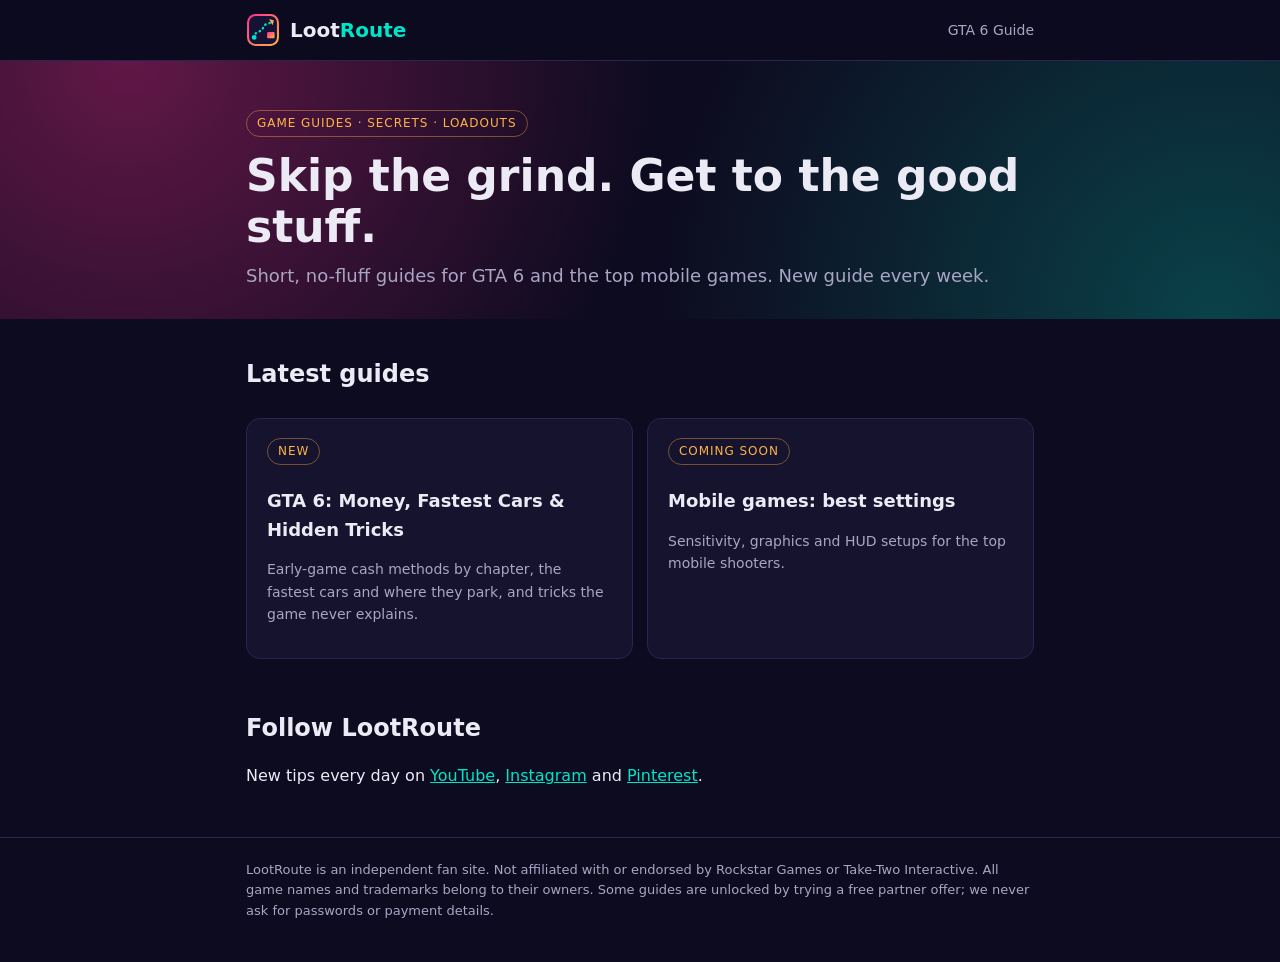
<file: index.html>
<!doctype html>
<html lang="en">
<head>
<meta charset="utf-8">
<meta name="viewport" content="width=device-width,initial-scale=1">
<title>LootRoute – Game Guides, Secrets & Best Loadouts</title>
<meta name="description" content="Short, clear game guides: GTA 6 money tips, fastest cars, hidden tricks and more. New guides every week.">
<link rel="stylesheet" href="/assets/style.css">
<link rel="icon" href="data:image/svg+xml,%3Csvg xmlns='http://www.w3.org/2000/svg' viewBox='0 0 100 100'%3E%3Crect x='6' y='6' width='88' height='88' rx='22' fill='%23151233' stroke='%23ff2e93' stroke-width='6'/%3E%3Ccircle cx='28' cy='70' r='8' fill='%2300e5c7'/%3E%3Cpath d='M66 20l16 4-5 15z' fill='%23ffb347'/%3E%3C/svg%3E">
</head>
<body>
<header><div class="wrap">
<a class="brand" href="/"><svg viewBox="0 0 100 100"><defs><linearGradient id="g" x1="0" y1="0" x2="1" y2="1"><stop offset="0" stop-color="#ff2e93"/><stop offset="1" stop-color="#ffb347"/></linearGradient></defs><rect x="6" y="6" width="88" height="88" rx="22" fill="#151233" stroke="url(#g)" stroke-width="6"/><path d="M24 72 C 24 52, 46 58, 50 44 S 70 30, 76 28" fill="none" stroke="#00e5c7" stroke-width="7" stroke-linecap="round" stroke-dasharray="1 12"/><circle cx="24" cy="72" r="7" fill="#00e5c7"/><path d="M68 18 l14 4 l-4 14 z" fill="#ffb347"/><rect x="62" y="56" width="22" height="18" rx="3" fill="url(#g)"/></svg><span>Loot<b>Route</b></span></a>
<nav><a href="/gta6/">GTA 6 Guide</a></nav>
</div></header>

<section class="hero"><div class="wrap">
<span class="tag">Game guides · secrets · loadouts</span>
<h1>Skip the grind. Get to the good stuff.</h1>
<p class="lead">Short, no-fluff guides for GTA 6 and the top mobile games. New guide every week.</p>
</div></section>

<main class="wrap">
<h2>Latest guides</h2>
<div class="grid">
<a class="card" href="/gta6/"><span class="tag">New</span><h3>GTA 6: Money, Fastest Cars & Hidden Tricks</h3><p class="note">Early-game cash methods by chapter, the fastest cars and where they park, and tricks the game never explains.</p></a>
<div class="card"><span class="tag">Coming soon</span><h3>Mobile games: best settings</h3><p class="note">Sensitivity, graphics and HUD setups for the top mobile shooters.</p></div>
</div>

<h2>Follow LootRoute</h2>
<p>New tips every day on <a href="https://www.youtube.com/@LootRouteGuides">YouTube</a>, <a href="https://www.instagram.com/lootrouteguides/">Instagram</a> and <a href="https://www.pinterest.com/lootrouteguides/">Pinterest</a>.</p>
</main>

<footer><div class="wrap">
LootRoute is an independent fan site. Not affiliated with or endorsed by Rockstar Games or Take-Two Interactive. All game names and trademarks belong to their owners. Some guides are unlocked by trying a free partner offer; we never ask for passwords or payment details.
</div></footer>
</body>
</html>
</file>
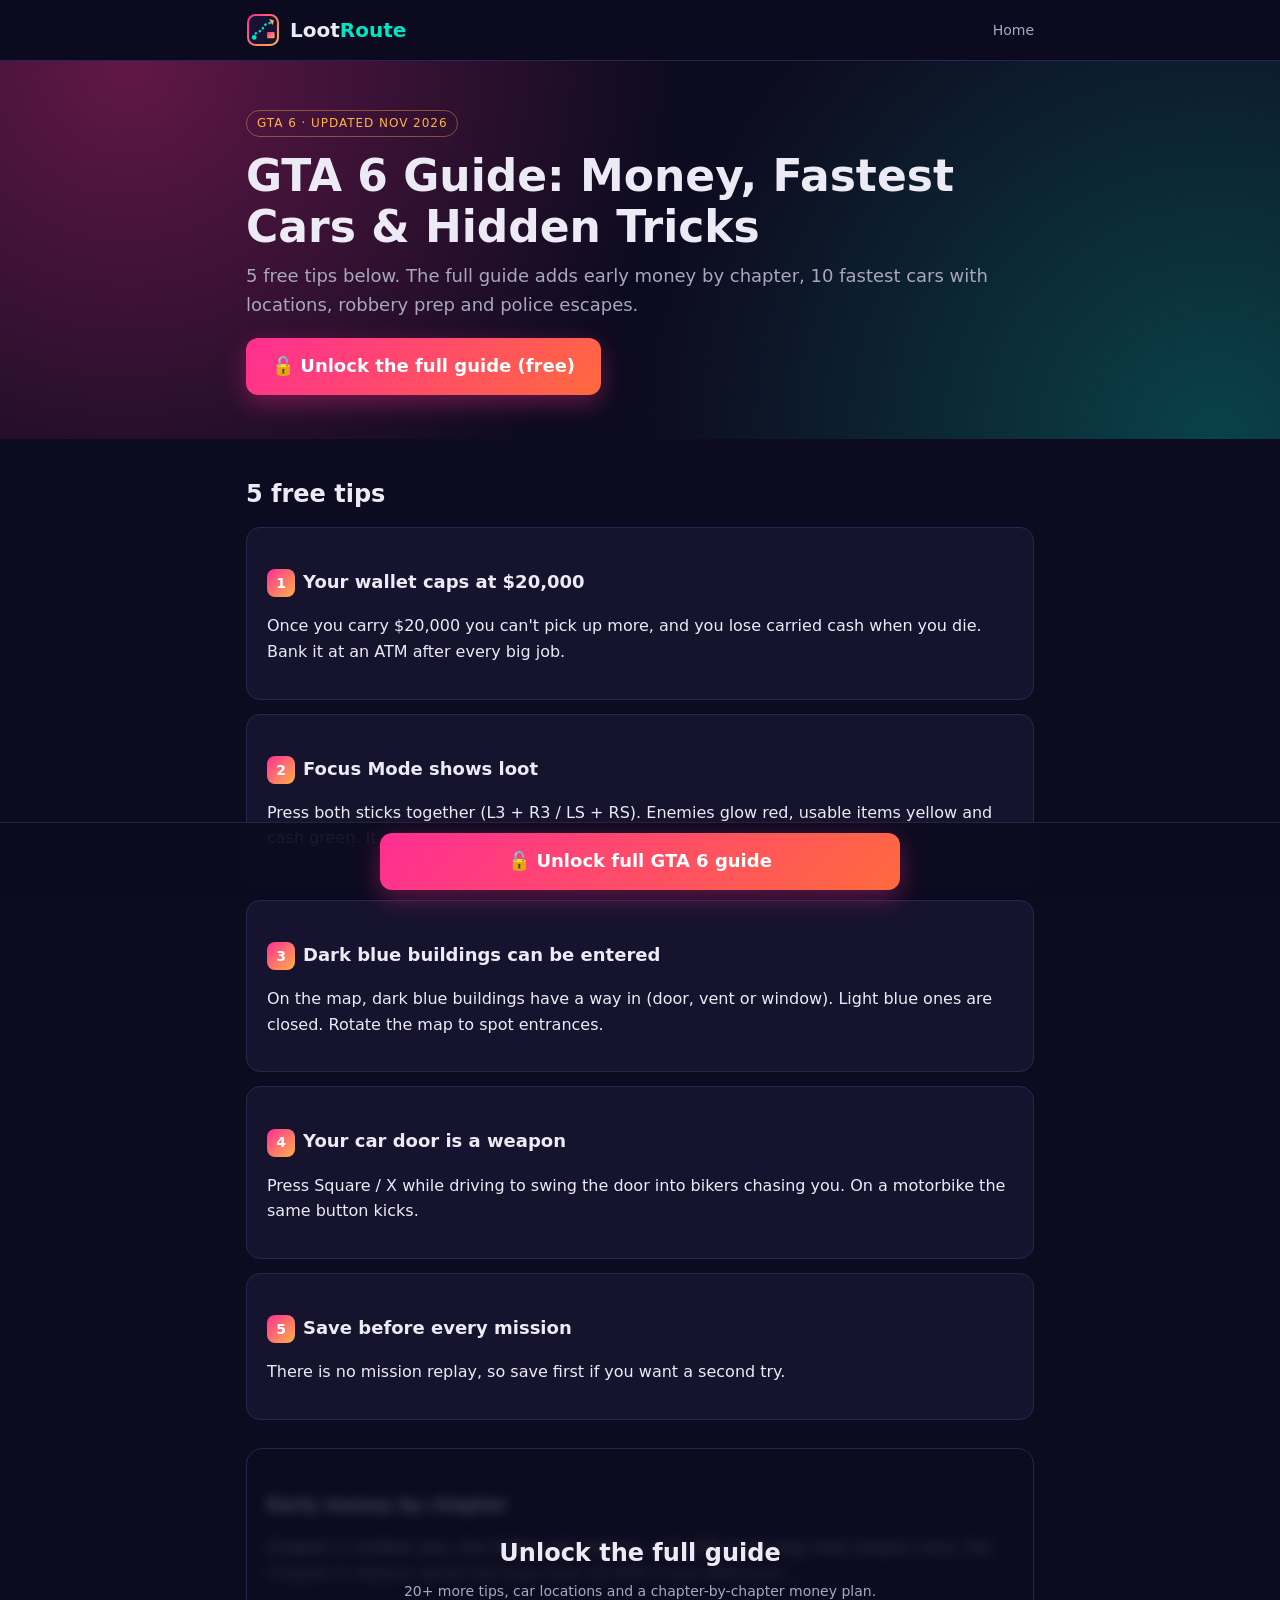
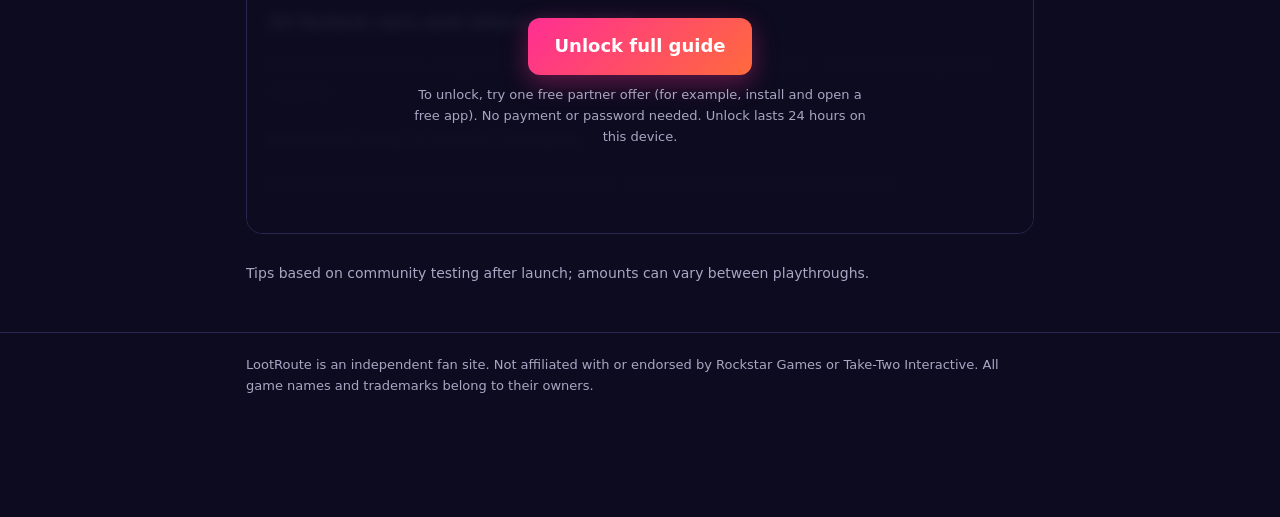
<file: gta6/index.html>
<!doctype html>
<html lang="en">
<head>
<meta charset="utf-8">
<meta name="viewport" content="width=device-width,initial-scale=1">
<title>GTA 6 Guide: Money Tips, Fastest Cars & Hidden Tricks – LootRoute</title>
<meta name="description" content="GTA 6 guide: early money by chapter, the fastest cars and where to find them, and hidden tricks the game never tells you.">
<link rel="stylesheet" href="/assets/style.css">
<script type="text/javascript" id="ogjs" src="https://trkoffer.net/cl/js/6nj437"></script>
</head>
<body>
<header><div class="wrap">
<a class="brand" href="/"><svg viewBox="0 0 100 100"><defs><linearGradient id="g" x1="0" y1="0" x2="1" y2="1"><stop offset="0" stop-color="#ff2e93"/><stop offset="1" stop-color="#ffb347"/></linearGradient></defs><rect x="6" y="6" width="88" height="88" rx="22" fill="#151233" stroke="url(#g)" stroke-width="6"/><path d="M24 72 C 24 52, 46 58, 50 44 S 70 30, 76 28" fill="none" stroke="#00e5c7" stroke-width="7" stroke-linecap="round" stroke-dasharray="1 12"/><circle cx="24" cy="72" r="7" fill="#00e5c7"/><path d="M68 18 l14 4 l-4 14 z" fill="#ffb347"/><rect x="62" y="56" width="22" height="18" rx="3" fill="url(#g)"/></svg><span>Loot<b>Route</b></span></a>
<nav><a href="/">Home</a></nav>
</div></header>

<section class="hero"><div class="wrap">
<span class="tag">GTA 6 · Updated Nov 2026</span>
<h1>GTA 6 Guide: Money, Fastest Cars & Hidden Tricks</h1>
<p class="lead">5 free tips below. The full guide adds early money by chapter, 10 fastest cars with locations, robbery prep and police escapes.</p>
<p style="margin-top:18px"><button class="btn" type="button" onclick="og_load()">&#128275; Unlock the full guide (free)</button></p>
</div></section>

<main class="wrap">
<h2>5 free tips</h2>

<div class="card"><h3><span class="num">1</span>Your wallet caps at $20,000</h3>
<p>Once you carry $20,000 you can't pick up more, and you lose carried cash when you die. Bank it at an ATM after every big job.</p></div>

<div class="card"><h3><span class="num">2</span>Focus Mode shows loot</h3>
<p>Press both sticks together (L3 + R3 / LS + RS). Enemies glow red, usable items yellow and cash green. It also picks up nearby voices that lead to random encounters.</p></div>

<div class="card"><h3><span class="num">3</span>Dark blue buildings can be entered</h3>
<p>On the map, dark blue buildings have a way in (door, vent or window). Light blue ones are closed. Rotate the map to spot entrances.</p></div>

<div class="card"><h3><span class="num">4</span>Your car door is a weapon</h3>
<p>Press Square / X while driving to swing the door into bikers chasing you. On a motorbike the same button kicks.</p></div>

<div class="card"><h3><span class="num">5</span>Save before every mission</h3>
<p>There is no mission replay, so save first if you want a second try.</p></div>

<div class="lock">
<div class="blur">
<h3>Early money by chapter</h3><p>Chapter 1 mailbox pay, the hidden lab shelves, a $1,200 stash bag most players miss, the Chapter 2 robbery spree that pays over $2,000 in one afternoon...</p>
<h3>10 fastest cars and where they park</h3><p>Granforma Zorrusso, Pegassi Tempesta, Pegassi Vitello, Piccia Furia... exact driveways and garages.</p>
<h3>Robbery prep & police escapes</h3><p>Mark guards before the job, beat dye packs, change your look to lose the cops...</p>
</div>
<div class="cta">
<h2 style="margin:0 0 8px">Unlock the full guide</h2>
<p class="note" style="margin:0 0 16px">20+ more tips, car locations and a chapter-by-chapter money plan.</p>
<button class="btn" type="button" onclick="og_load()">Unlock full guide</button>
<p class="small">To unlock, try one free partner offer (for example, install and open a free app). No payment or password needed. Unlock lasts 24 hours on this device.</p>
</div>
</div>

<p class="note">Tips based on community testing after launch; amounts can vary between playthroughs.</p>
</main>

<footer><div class="wrap">
LootRoute is an independent fan site. Not affiliated with or endorsed by Rockstar Games or Take-Two Interactive. All game names and trademarks belong to their owners.
</div></footer>
<div style="position:fixed;left:0;right:0;bottom:0;padding:10px 16px;background:rgba(13,11,31,.94);text-align:center;z-index:50;border-top:1px solid rgba(255,255,255,.1)"><button class="btn" type="button" onclick="og_load()" style="width:100%;max-width:520px">&#128275; Unlock full GTA 6 guide</button></div><div style="height:80px"></div>
</body>
</html>
</file>
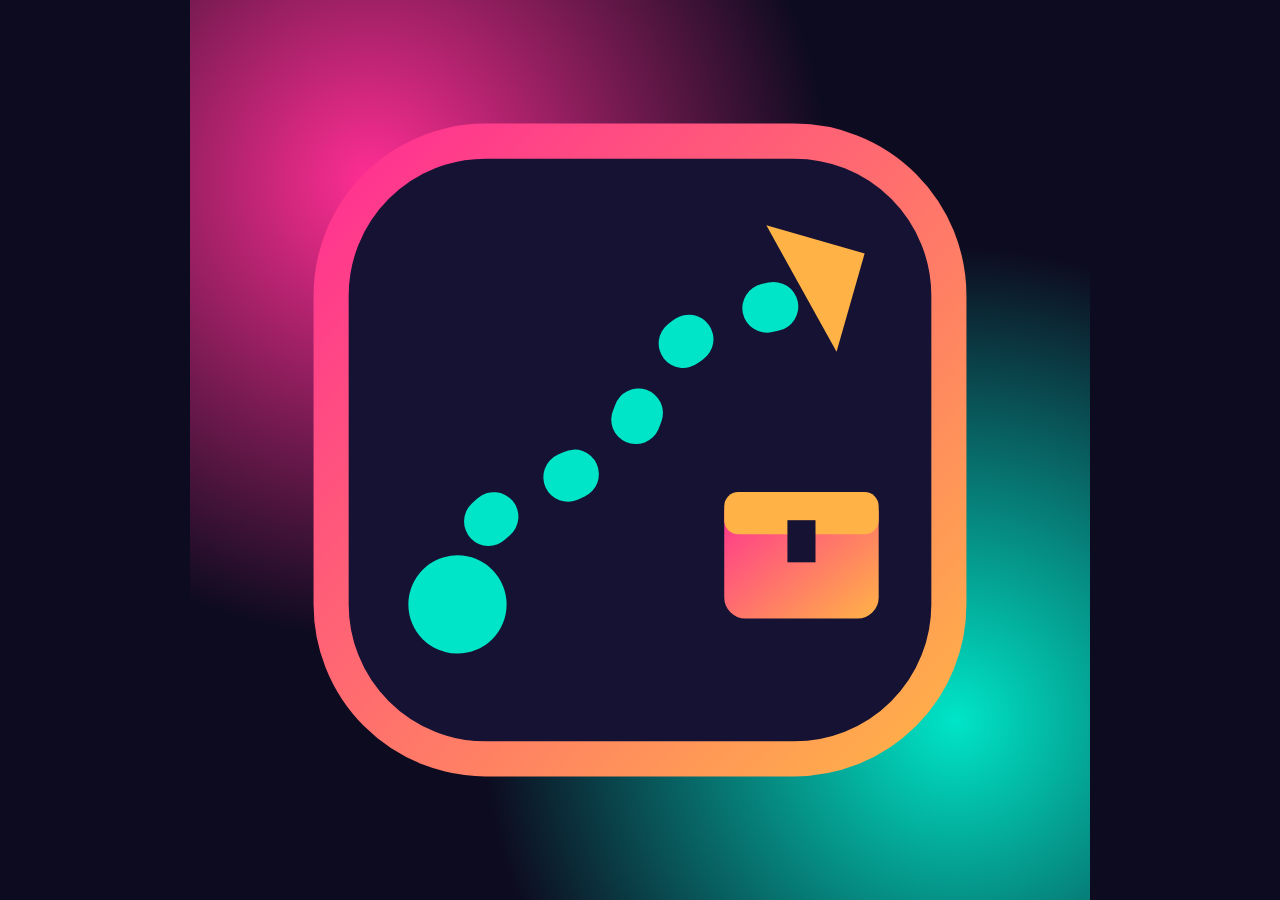
<file: brand.html>
<style>body{font-size:0;color:transparent}</style><!doctype html><html><head><meta name=robots content=noindex><title>LootRoute brand</title></head><body style="margin:0;background:#0d0b1f;overflow:hidden"><div style="position:fixed;left:50%;top:50%;transform:translate(-50%,-50%);width:100vh;height:100vh;display:flex;align-items:center;justify-content:center;background:radial-gradient(circle at 20% 20%,#ff2e93 0%,transparent 45%),radial-gradient(circle at 85% 80%,#00e5c7 0%,transparent 45%),#0d0b1f"><svg style="width:78vh;height:78vh" viewBox="0 0 100 100"><defs><linearGradient id="g" x1="0" y1="0" x2="1" y2="1"><stop offset="0" stop-color="#ff2e93"/><stop offset="1" stop-color="#ffb347"/></linearGradient>linearGradient></defs><rect x="6" y="6" width="88" height="88" rx="22" fill="#151233" stroke="url(#g)" stroke-width="5"/><path d="M24 72 C 24 52, 46 58, 50 44 S 70 30, 76 28" fill="none" stroke="#00e5c7" stroke-width="7" stroke-linecap="round" stroke-dasharray="1 12"/><circle cx="24" cy="72" r="7" fill="#00e5c7"/><path d="M68 18 l14 4 l-4 14 z" fill="#ffb347"/><rect x="62" y="56" width="22" height="18" rx="3" fill="url(#g)"/><rect x="62" y="56" width="22" height="6" rx="2" fill="#ffb347"/><rect x="71" y="60" width="4" height="6" fill="#151233"/></svg>svg></div>div></body>body></html></defs></title></head></html>
</file>
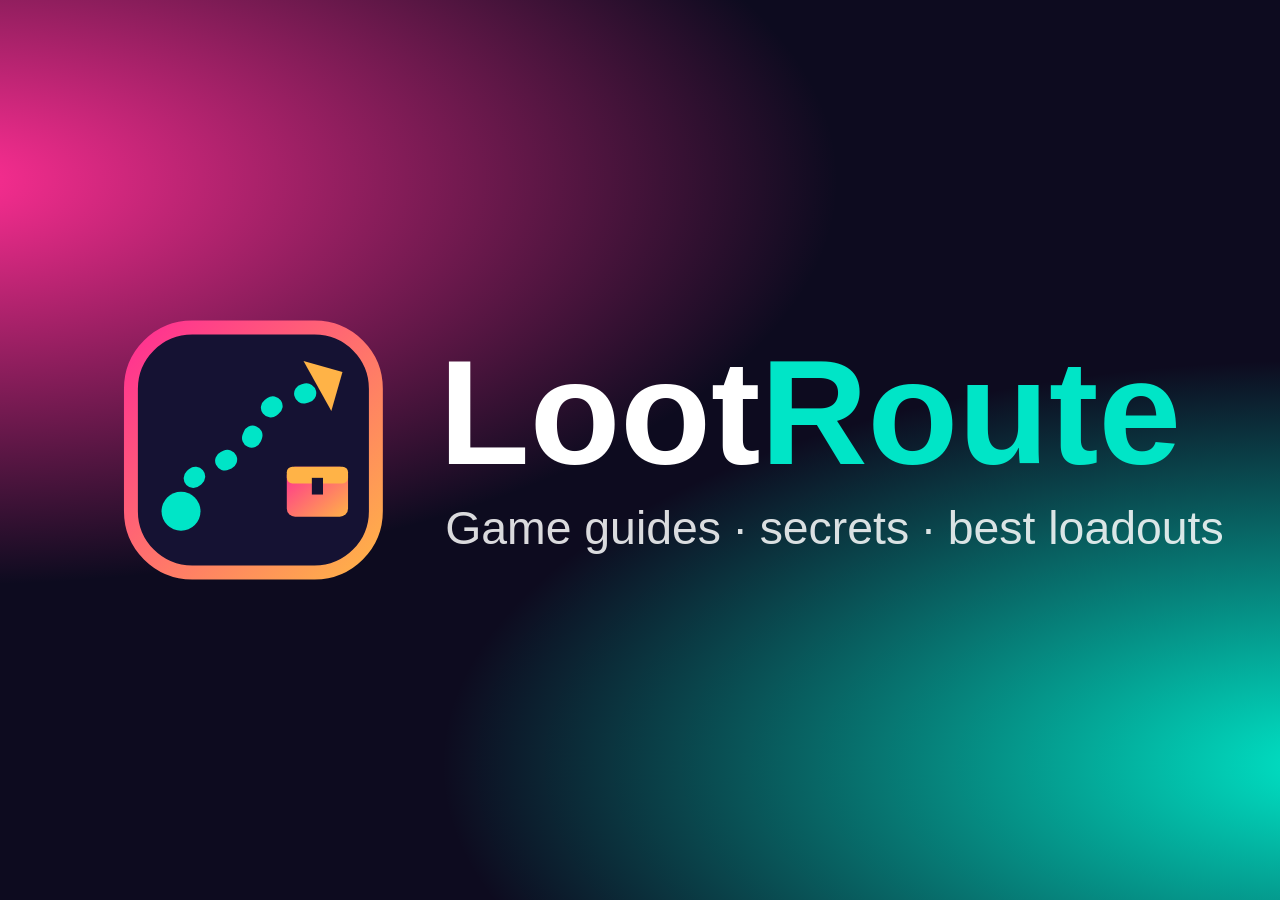
<file: cover.html>
<!doctype html>
<html>
<head>
<meta charset="utf-8">
<meta name="robots" content="noindex">
<title>LootRoute cover</title>
<style>html,body{margin:0;height:100%;overflow:hidden;background:#0d0b1f}svg{display:block;width:100vw;height:100vh}</style>
</head>
<body>
<svg viewBox="0 0 1280 582" preserveAspectRatio="xMidYMid slice">
<defs>
<linearGradient id="g" x1="0" y1="0" x2="1" y2="1"><stop offset="0" stop-color="#ff2e93"/><stop offset="1" stop-color="#ffb347"/></linearGradient>
<radialGradient id="p" cx="0.15" cy="0.2" r="0.45"><stop offset="0" stop-color="#ff2e93"/><stop offset="1" stop-color="#ff2e93" stop-opacity="0"/></radialGradient>
<radialGradient id="t" cx="0.85" cy="0.85" r="0.45"><stop offset="0" stop-color="#00e5c7"/><stop offset="1" stop-color="#00e5c7" stop-opacity="0"/></radialGradient>
</defs>
<rect width="1280" height="582" fill="#0d0b1f"/>
<rect width="1280" height="582" fill="url(#p)"/>
<rect width="1280" height="582" fill="url(#t)"/>
<g transform="translate(300,201) scale(1.8)">
<rect x="6" y="6" width="88" height="88" rx="22" fill="#151233" stroke="url(#g)" stroke-width="5"/>
<path d="M24 72 C 24 52, 46 58, 50 44 S 70 30, 76 28" fill="none" stroke="#00e5c7" stroke-width="7" stroke-linecap="round" stroke-dasharray="1 12"/>
<circle cx="24" cy="72" r="7" fill="#00e5c7"/>
<path d="M68 18 l14 4 l-4 14 z" fill="#ffb347"/>
<rect x="62" y="56" width="22" height="18" rx="3" fill="url(#g)"/>
<rect x="62" y="56" width="22" height="6" rx="2" fill="#ffb347"/>
<rect x="71" y="60" width="4" height="6" fill="#151233"/>
</g>
<text x="510" y="300" font-family="Poppins, 'Segoe UI', Arial, sans-serif" font-weight="700" font-size="96" fill="#ffffff">Loot<tspan fill="#00e5c7">Route</tspan></text>
<text x="514" y="352" font-family="'Segoe UI', Arial, sans-serif" font-size="30" fill="#ffffff" fill-opacity="0.85">Game guides · secrets · best loadouts</text>
</svg>
</body>
</html>
</file>
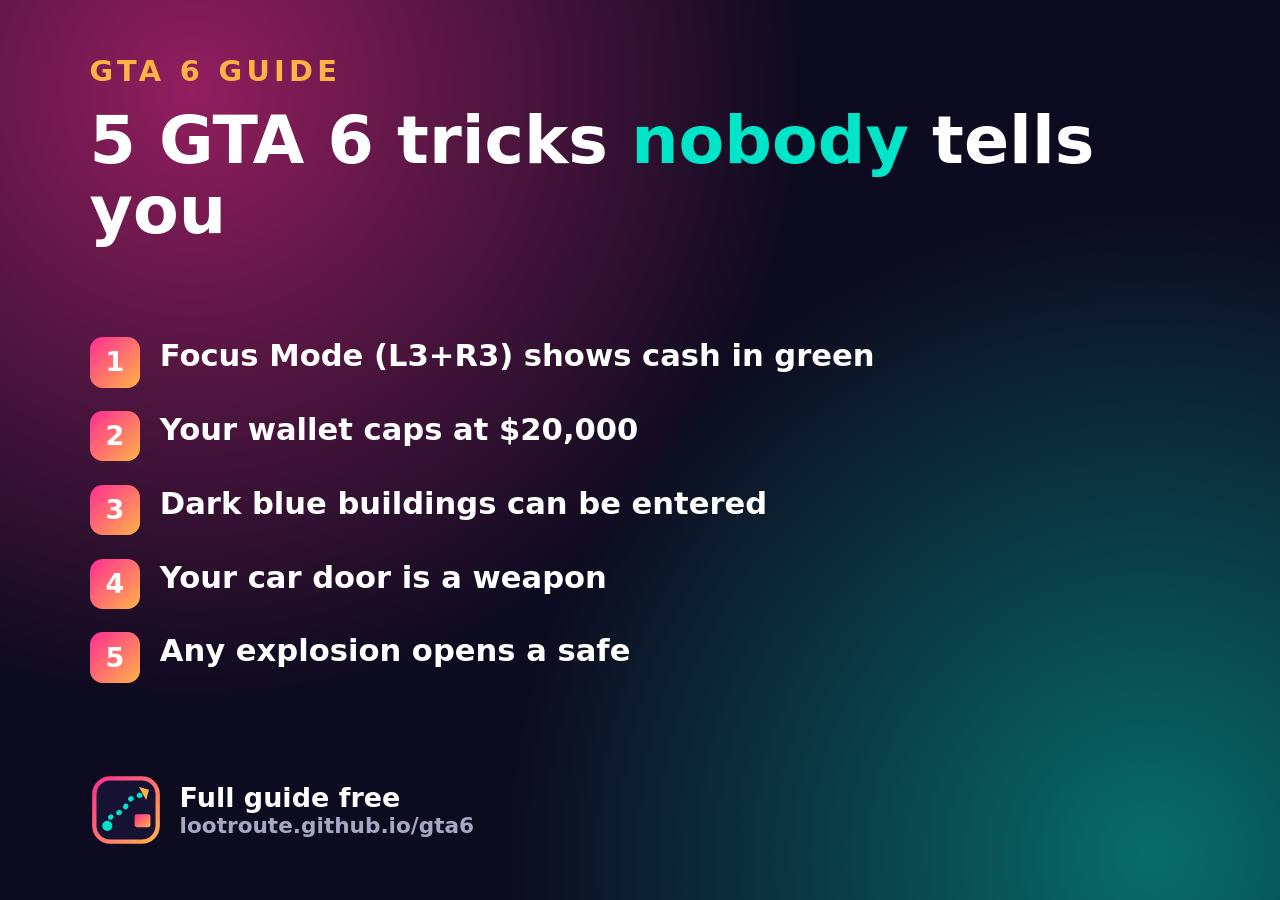
<file: pin.html>
<!doctype html>
<html><head><meta charset="utf-8"><meta name="robots" content="noindex"><title>LootRoute pin</title>
<style>
html,body{margin:0;height:100%;overflow:hidden;background:#0d0b1f;font-family:"Segoe UI",system-ui,Arial,sans-serif;color:#fff}
.p{position:fixed;inset:0;display:flex;flex-direction:column;justify-content:space-between;padding:6vh 7vw;box-sizing:border-box;
background:radial-gradient(circle at 15% 10%,rgba(255,46,147,.55),transparent 45%),radial-gradient(circle at 90% 95%,rgba(0,229,199,.45),transparent 45%),#0d0b1f}
.top{font-size:3.2vh;letter-spacing:.15em;text-transform:uppercase;color:#ffb347;font-weight:700}
h1{font-size:7.4vh;line-height:1.05;margin:2vh 0 0;font-weight:900}
h1 b{color:#00e5c7}
ol{margin:0;padding:0;list-style:none}
li{display:flex;gap:2.2vh;align-items:flex-start;font-size:3.4vh;line-height:1.25;margin:2.6vh 0;font-weight:600}
li span{flex:none;width:5.6vh;height:5.6vh;border-radius:1.4vh;background:linear-gradient(135deg,#ff2e93,#ffb347);display:flex;align-items:center;justify-content:center;font-weight:900;font-size:3vh}
.foot{display:flex;align-items:center;gap:2vh;font-size:3vh;font-weight:800}
.foot svg{width:8vh;height:8vh}
.foot small{display:block;font-size:2.4vh;color:#a9a6c4;font-weight:600}
</style></head><body>
<div class="p">
<div><div class="top" id="top"></div><h1 id="h"></h1></div>
<ol id="l"></ol>
<div class="foot"><svg viewBox="0 0 100 100"><defs><linearGradient id="g" x1="0" y1="0" x2="1" y2="1"><stop offset="0" stop-color="#ff2e93"/><stop offset="1" stop-color="#ffb347"/></linearGradient></defs><rect x="6" y="6" width="88" height="88" rx="22" fill="#151233" stroke="url(#g)" stroke-width="6"/><path d="M24 72 C 24 52, 46 58, 50 44 S 70 30, 76 28" fill="none" stroke="#00e5c7" stroke-width="7" stroke-linecap="round" stroke-dasharray="1 12"/><circle cx="24" cy="72" r="7" fill="#00e5c7"/><path d="M68 18 l14 4 l-4 14 z" fill="#ffb347"/><rect x="62" y="56" width="22" height="18" rx="3" fill="url(#g)"/></svg><div>Full guide free<small>lootroute.github.io/gta6</small></div></div>
</div>
<script>
const P={
1:["GTA 6 guide","5 GTA 6 tricks <b>nobody</b> tells you",["Focus Mode (L3+R3) shows cash in green","Your wallet caps at $20,000","Dark blue buildings can be entered","Your car door is a weapon","Any explosion opens a safe"]],
2:["GTA 6 money","Make money <b>fast</b> in GTA 6",["Grab Donnie's $1,200 stash bag","Rob low-security stores solo","Sell clean cars to Moses","Skip banks until Chapter 3","Bank cash after every job"]],
3:["GTA 6 cars","Fastest cars in GTA 6 & <b>where</b> they park",["Granforma Zorrusso – Capri mansion","Pegassi Tempesta – Vice Beach hotel","Pegassi Vitello – Capri driveway","Piccia Furia – Capri peninsula","Scan cars with the Waink app first"]]};
const n=new URLSearchParams(location.search).get('n')||1,d=P[n];
document.getElementById('top').textContent=d[0];document.getElementById('h').innerHTML=d[1];
document.getElementById('l').innerHTML=d[2].map((t,i)=>'<li><span>'+(i+1)+'</span>'+t+'</li>').join('');
</script>
</body></html>
</file>
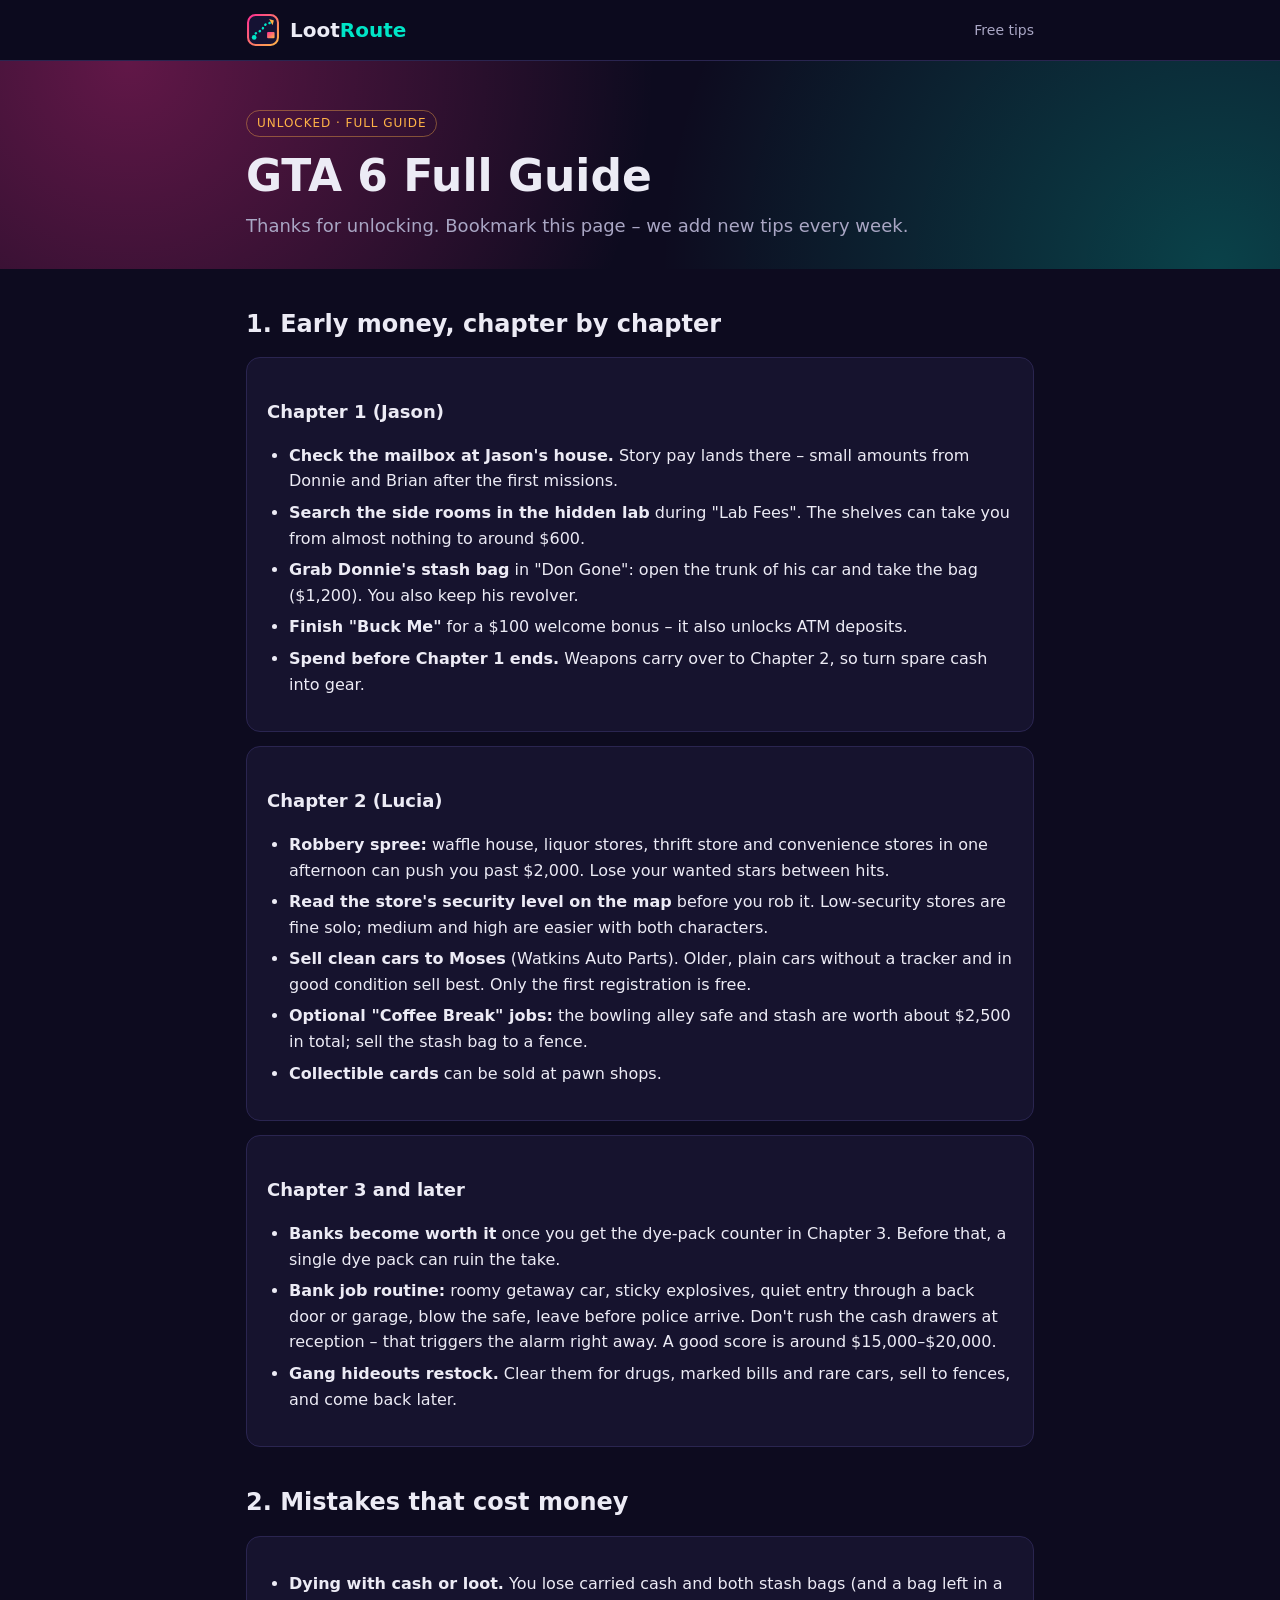
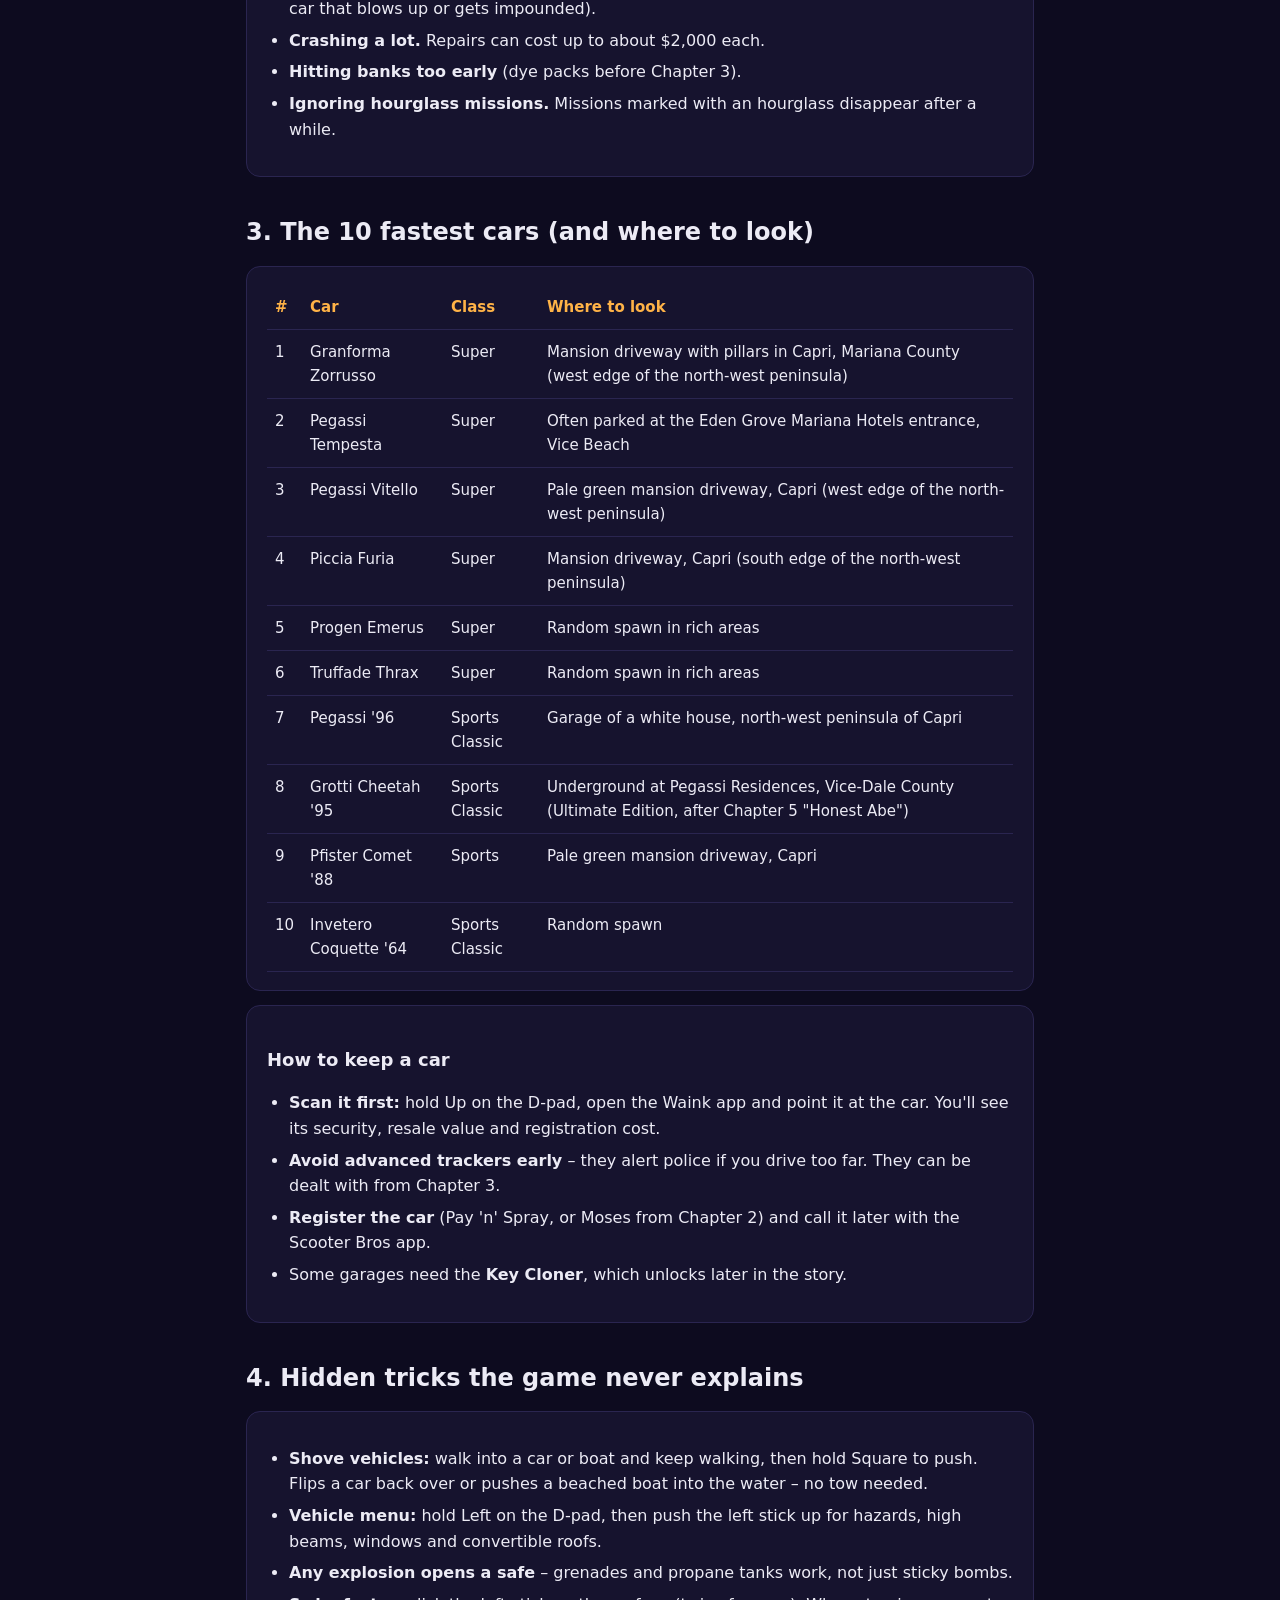
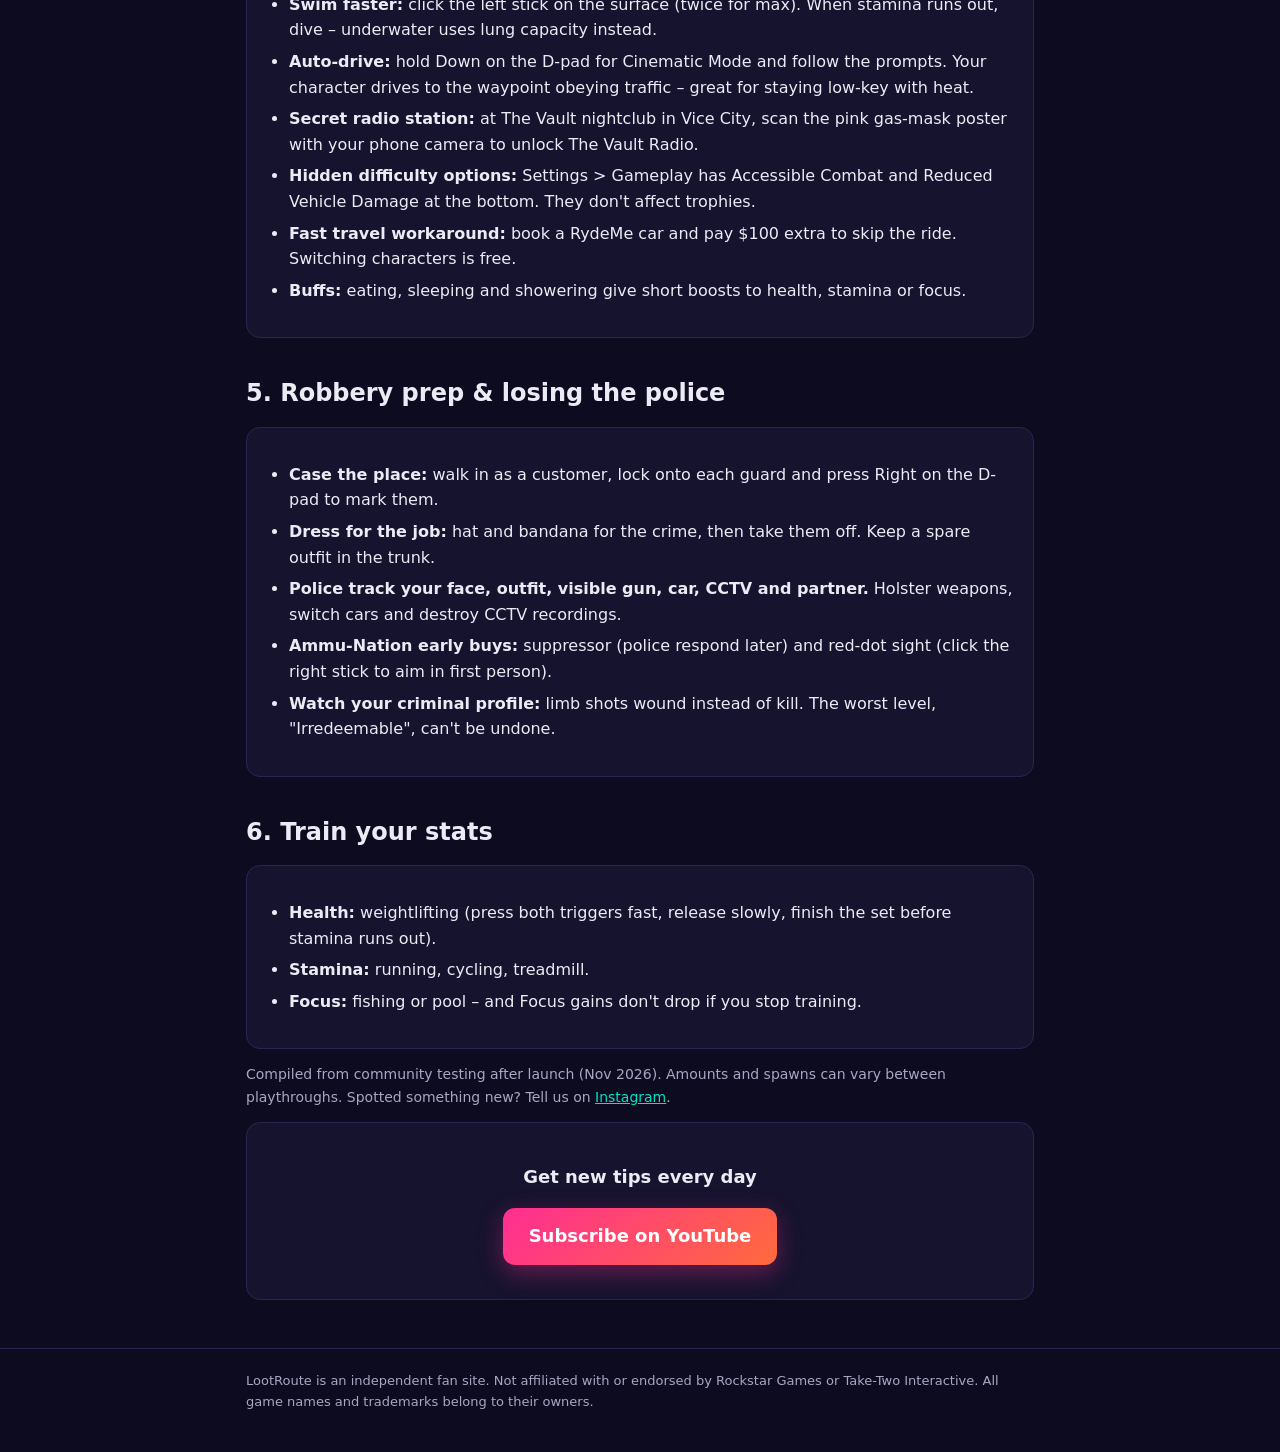
<file: gta6/full-guide.html>
<!doctype html>
<html lang="en">
<head>
<meta charset="utf-8">
<meta name="viewport" content="width=device-width,initial-scale=1">
<meta name="robots" content="noindex,nofollow">
<title>GTA 6 Full Guide – LootRoute</title>
<link rel="stylesheet" href="/assets/style.css">
</head>
<body>
<header><div class="wrap">
<a class="brand" href="/"><svg viewBox="0 0 100 100"><defs><linearGradient id="g" x1="0" y1="0" x2="1" y2="1"><stop offset="0" stop-color="#ff2e93"/><stop offset="1" stop-color="#ffb347"/></linearGradient></defs><rect x="6" y="6" width="88" height="88" rx="22" fill="#151233" stroke="url(#g)" stroke-width="6"/><path d="M24 72 C 24 52, 46 58, 50 44 S 70 30, 76 28" fill="none" stroke="#00e5c7" stroke-width="7" stroke-linecap="round" stroke-dasharray="1 12"/><circle cx="24" cy="72" r="7" fill="#00e5c7"/><path d="M68 18 l14 4 l-4 14 z" fill="#ffb347"/><rect x="62" y="56" width="22" height="18" rx="3" fill="url(#g)"/></svg><span>Loot<b>Route</b></span></a>
<nav><a href="/gta6/">Free tips</a></nav>
</div></header>

<section class="hero"><div class="wrap">
<span class="tag">Unlocked · Full guide</span>
<h1>GTA 6 Full Guide</h1>
<p class="lead">Thanks for unlocking. Bookmark this page – we add new tips every week.</p>
</div></section>

<main class="wrap">

<h2>1. Early money, chapter by chapter</h2>
<div class="card">
<h3>Chapter 1 (Jason)</h3>
<ul>
<li><b>Check the mailbox at Jason's house.</b> Story pay lands there – small amounts from Donnie and Brian after the first missions.</li>
<li><b>Search the side rooms in the hidden lab</b> during "Lab Fees". The shelves can take you from almost nothing to around $600.</li>
<li><b>Grab Donnie's stash bag</b> in "Don Gone": open the trunk of his car and take the bag ($1,200). You also keep his revolver.</li>
<li><b>Finish "Buck Me"</b> for a $100 welcome bonus – it also unlocks ATM deposits.</li>
<li><b>Spend before Chapter 1 ends.</b> Weapons carry over to Chapter 2, so turn spare cash into gear.</li>
</ul>
</div>
<div class="card">
<h3>Chapter 2 (Lucia)</h3>
<ul>
<li><b>Robbery spree:</b> waffle house, liquor stores, thrift store and convenience stores in one afternoon can push you past $2,000. Lose your wanted stars between hits.</li>
<li><b>Read the store's security level on the map</b> before you rob it. Low-security stores are fine solo; medium and high are easier with both characters.</li>
<li><b>Sell clean cars to Moses</b> (Watkins Auto Parts). Older, plain cars without a tracker and in good condition sell best. Only the first registration is free.</li>
<li><b>Optional "Coffee Break" jobs:</b> the bowling alley safe and stash are worth about $2,500 in total; sell the stash bag to a fence.</li>
<li><b>Collectible cards</b> can be sold at pawn shops.</li>
</ul>
</div>
<div class="card">
<h3>Chapter 3 and later</h3>
<ul>
<li><b>Banks become worth it</b> once you get the dye-pack counter in Chapter 3. Before that, a single dye pack can ruin the take.</li>
<li><b>Bank job routine:</b> roomy getaway car, sticky explosives, quiet entry through a back door or garage, blow the safe, leave before police arrive. Don't rush the cash drawers at reception – that triggers the alarm right away. A good score is around $15,000–$20,000.</li>
<li><b>Gang hideouts restock.</b> Clear them for drugs, marked bills and rare cars, sell to fences, and come back later.</li>
</ul>
</div>

<h2>2. Mistakes that cost money</h2>
<div class="card"><ul>
<li><b>Dying with cash or loot.</b> You lose carried cash and both stash bags (and a bag left in a car that blows up or gets impounded).</li>
<li><b>Crashing a lot.</b> Repairs can cost up to about $2,000 each.</li>
<li><b>Hitting banks too early</b> (dye packs before Chapter 3).</li>
<li><b>Ignoring hourglass missions.</b> Missions marked with an hourglass disappear after a while.</li>
</ul></div>

<h2>3. The 10 fastest cars (and where to look)</h2>
<div class="card tablewrap"><table>
<tr><th>#</th><th>Car</th><th>Class</th><th>Where to look</th></tr>
<tr><td>1</td><td>Granforma Zorrusso</td><td>Super</td><td>Mansion driveway with pillars in Capri, Mariana County (west edge of the north-west peninsula)</td></tr>
<tr><td>2</td><td>Pegassi Tempesta</td><td>Super</td><td>Often parked at the Eden Grove Mariana Hotels entrance, Vice Beach</td></tr>
<tr><td>3</td><td>Pegassi Vitello</td><td>Super</td><td>Pale green mansion driveway, Capri (west edge of the north-west peninsula)</td></tr>
<tr><td>4</td><td>Piccia Furia</td><td>Super</td><td>Mansion driveway, Capri (south edge of the north-west peninsula)</td></tr>
<tr><td>5</td><td>Progen Emerus</td><td>Super</td><td>Random spawn in rich areas</td></tr>
<tr><td>6</td><td>Truffade Thrax</td><td>Super</td><td>Random spawn in rich areas</td></tr>
<tr><td>7</td><td>Pegassi '96</td><td>Sports Classic</td><td>Garage of a white house, north-west peninsula of Capri</td></tr>
<tr><td>8</td><td>Grotti Cheetah '95</td><td>Sports Classic</td><td>Underground at Pegassi Residences, Vice-Dale County (Ultimate Edition, after Chapter 5 "Honest Abe")</td></tr>
<tr><td>9</td><td>Pfister Comet '88</td><td>Sports</td><td>Pale green mansion driveway, Capri</td></tr>
<tr><td>10</td><td>Invetero Coquette '64</td><td>Sports Classic</td><td>Random spawn</td></tr>
</table></div>
<div class="card">
<h3>How to keep a car</h3>
<ul>
<li><b>Scan it first:</b> hold Up on the D-pad, open the Waink app and point it at the car. You'll see its security, resale value and registration cost.</li>
<li><b>Avoid advanced trackers early</b> – they alert police if you drive too far. They can be dealt with from Chapter 3.</li>
<li><b>Register the car</b> (Pay 'n' Spray, or Moses from Chapter 2) and call it later with the Scooter Bros app.</li>
<li>Some garages need the <b>Key Cloner</b>, which unlocks later in the story.</li>
</ul>
</div>

<h2>4. Hidden tricks the game never explains</h2>
<div class="card"><ul>
<li><b>Shove vehicles:</b> walk into a car or boat and keep walking, then hold Square to push. Flips a car back over or pushes a beached boat into the water – no tow needed.</li>
<li><b>Vehicle menu:</b> hold Left on the D-pad, then push the left stick up for hazards, high beams, windows and convertible roofs.</li>
<li><b>Any explosion opens a safe</b> – grenades and propane tanks work, not just sticky bombs.</li>
<li><b>Swim faster:</b> click the left stick on the surface (twice for max). When stamina runs out, dive – underwater uses lung capacity instead.</li>
<li><b>Auto-drive:</b> hold Down on the D-pad for Cinematic Mode and follow the prompts. Your character drives to the waypoint obeying traffic – great for staying low-key with heat.</li>
<li><b>Secret radio station:</b> at The Vault nightclub in Vice City, scan the pink gas-mask poster with your phone camera to unlock The Vault Radio.</li>
<li><b>Hidden difficulty options:</b> Settings &gt; Gameplay has Accessible Combat and Reduced Vehicle Damage at the bottom. They don't affect trophies.</li>
<li><b>Fast travel workaround:</b> book a RydeMe car and pay $100 extra to skip the ride. Switching characters is free.</li>
<li><b>Buffs:</b> eating, sleeping and showering give short boosts to health, stamina or focus.</li>
</ul></div>

<h2>5. Robbery prep & losing the police</h2>
<div class="card"><ul>
<li><b>Case the place:</b> walk in as a customer, lock onto each guard and press Right on the D-pad to mark them.</li>
<li><b>Dress for the job:</b> hat and bandana for the crime, then take them off. Keep a spare outfit in the trunk.</li>
<li><b>Police track your face, outfit, visible gun, car, CCTV and partner.</b> Holster weapons, switch cars and destroy CCTV recordings.</li>
<li><b>Ammu-Nation early buys:</b> suppressor (police respond later) and red-dot sight (click the right stick to aim in first person).</li>
<li><b>Watch your criminal profile:</b> limb shots wound instead of kill. The worst level, "Irredeemable", can't be undone.</li>
</ul></div>

<h2>6. Train your stats</h2>
<div class="card"><ul>
<li><b>Health:</b> weightlifting (press both triggers fast, release slowly, finish the set before stamina runs out).</li>
<li><b>Stamina:</b> running, cycling, treadmill.</li>
<li><b>Focus:</b> fishing or pool – and Focus gains don't drop if you stop training.</li>
</ul></div>

<p class="note">Compiled from community testing after launch (Nov 2026). Amounts and spawns can vary between playthroughs. Spotted something new? Tell us on <a href="https://www.instagram.com/lootrouteguides/">Instagram</a>.</p>

<div class="card" style="text-align:center">
<h3>Get new tips every day</h3>
<p><a class="btn" href="https://www.youtube.com/@LootRouteGuides">Subscribe on YouTube</a></p>
</div>
</main>

<footer><div class="wrap">
LootRoute is an independent fan site. Not affiliated with or endorsed by Rockstar Games or Take-Two Interactive. All game names and trademarks belong to their owners.
</div></footer>
</body>
</html>
</file>
<file: assets/style.css>
:root{--bg:#0d0b1f;--card:#16132e;--line:#2a2550;--text:#ecebf5;--muted:#a9a6c4;--pink:#ff2e93;--teal:#00e5c7;--amber:#ffb347}
*{box-sizing:border-box}
html,body{margin:0;background:var(--bg);color:var(--text);font:16px/1.6 system-ui,-apple-system,"Segoe UI",Roboto,Arial,sans-serif}
a{color:var(--teal)}
.wrap{max-width:820px;margin:0 auto;padding:0 16px}
header{border-bottom:1px solid var(--line);background:rgba(13,11,31,.9);position:sticky;top:0;z-index:5;backdrop-filter:blur(6px)}
header .wrap{display:flex;align-items:center;justify-content:space-between;height:60px}
.brand{display:flex;align-items:center;gap:10px;text-decoration:none;color:var(--text);font-weight:800;font-size:20px}
.brand b{color:var(--teal)}
.brand svg{width:34px;height:34px}
nav a{color:var(--muted);text-decoration:none;margin-left:18px;font-size:14px}
.hero{padding:48px 0 28px;background:radial-gradient(circle at 10% 0%,rgba(255,46,147,.35),transparent 45%),radial-gradient(circle at 95% 100%,rgba(0,229,199,.25),transparent 45%)}
.tag{display:inline-block;font-size:12px;letter-spacing:.08em;text-transform:uppercase;color:var(--amber);border:1px solid rgba(255,179,71,.4);padding:3px 10px;border-radius:99px}
h1{font-size:clamp(28px,6vw,44px);line-height:1.15;margin:14px 0 10px}
h2{font-size:24px;margin:36px 0 10px}
h3{font-size:18px;margin:22px 0 6px}
.lead{color:var(--muted);font-size:18px;margin:0}
.card{background:var(--card);border:1px solid var(--line);border-radius:14px;padding:18px 20px;margin:14px 0}
.grid{display:grid;grid-template-columns:repeat(auto-fit,minmax(230px,1fr));gap:14px}
.grid a.card{display:block;text-decoration:none;color:var(--text);transition:border-color .2s}
.grid a.card:hover{border-color:var(--pink)}
.num{display:inline-flex;align-items:center;justify-content:center;width:28px;height:28px;border-radius:8px;background:linear-gradient(135deg,var(--pink),var(--amber));color:#fff;font-weight:800;font-size:14px;margin-right:8px}
ul,ol{padding-left:22px}
li{margin:6px 0}
.note{font-size:14px;color:var(--muted)}
.lock{position:relative;margin:28px 0;border-radius:16px;overflow:hidden;border:1px solid var(--line)}
.lock .blur{filter:blur(6px);opacity:.45;padding:20px;user-select:none;pointer-events:none}
.lock .cta{position:absolute;inset:0;display:flex;flex-direction:column;align-items:center;justify-content:center;text-align:center;padding:20px;background:linear-gradient(180deg,rgba(13,11,31,.2),rgba(13,11,31,.95) 55%)}
.btn{display:inline-block;border:0;cursor:pointer;font:inherit;font-weight:800;font-size:18px;color:#fff;padding:14px 26px;border-radius:12px;background:linear-gradient(135deg,var(--pink),#ff6a3d);box-shadow:0 8px 24px rgba(255,46,147,.35);text-decoration:none}
.btn:hover{filter:brightness(1.08)}
.small{font-size:13px;color:var(--muted);max-width:460px;margin:10px auto 0}
table{width:100%;border-collapse:collapse;font-size:15px}
th,td{text-align:left;padding:10px 8px;border-bottom:1px solid var(--line);vertical-align:top}
th{color:var(--amber);font-weight:700}
.tablewrap{overflow-x:auto}
footer{border-top:1px solid var(--line);margin-top:48px;padding:22px 0 40px;color:var(--muted);font-size:13px}
@media (max-width:600px){nav a{margin-left:12px}.hero{padding:32px 0 20px}}
</file>
